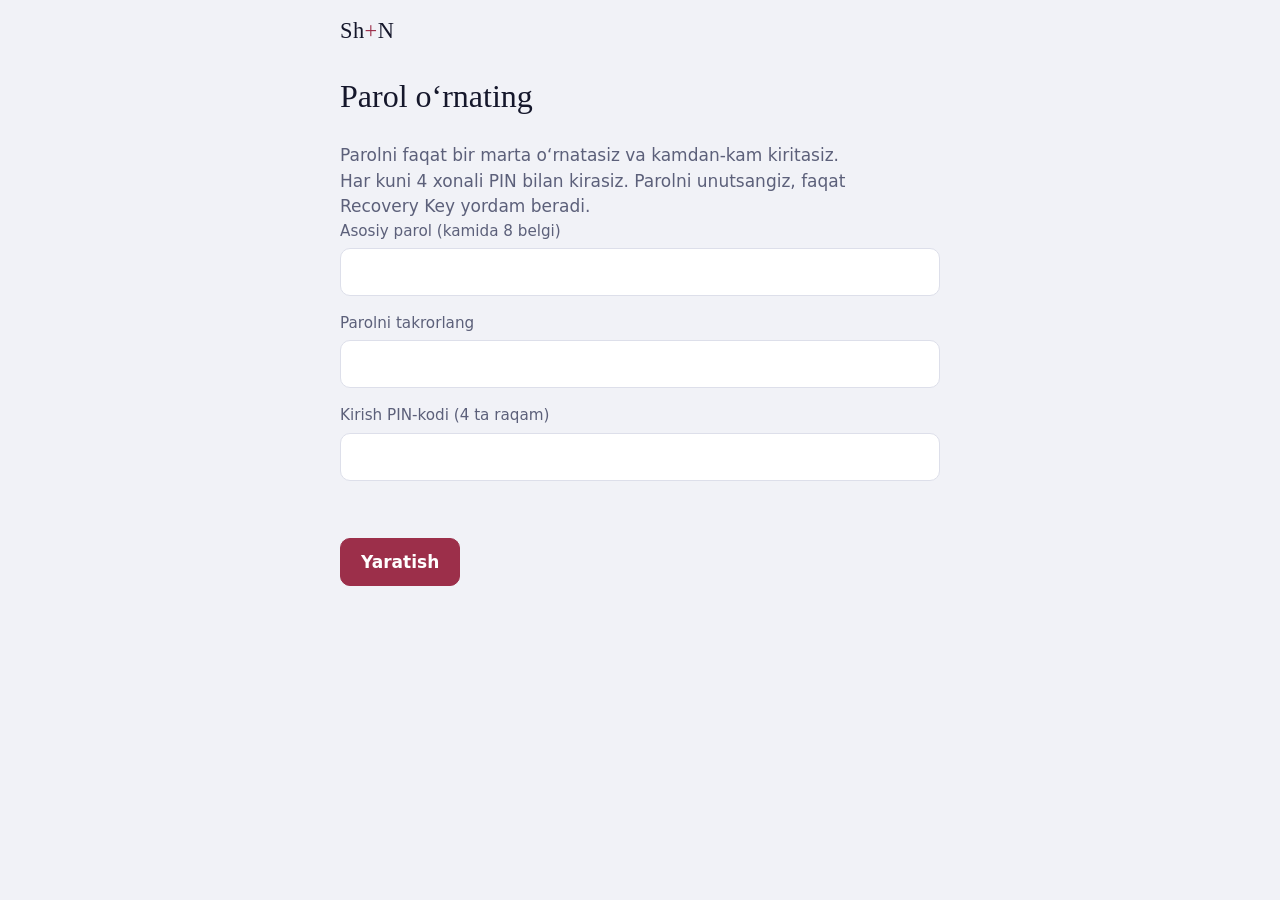
<file: index.html>
<!doctype html>
<html lang="uz">
<head>
  <meta charset="utf-8">
  <meta name="viewport" content="width=device-width, initial-scale=1, viewport-fit=cover">
  <title>Sh+N</title>
  <meta http-equiv="Content-Security-Policy" content="default-src 'self'; script-src 'self'; style-src 'self'; img-src 'self' data: blob:; connect-src 'self'; object-src 'none'; base-uri 'none'; form-action 'none'">
  <meta name="description" content="Sh+N — Your Life. Your Memories. Your Secret.">
  <meta name="theme-color" content="#F1F2F7">
  <meta name="color-scheme" content="light dark">
  <meta name="mobile-web-app-capable" content="yes">
  <meta name="apple-mobile-web-app-capable" content="yes">
  <meta name="apple-mobile-web-app-title" content="Sh+N">
  <meta name="apple-mobile-web-app-status-bar-style" content="default">
  <link rel="manifest" href="manifest.webmanifest">
  <link rel="icon" type="image/png" href="icon-192.png">
  <link rel="apple-touch-icon" href="apple-touch-icon.png">
  <link rel="stylesheet" href="styles.css">
  <script src="boot.js"></script>
</head>
<body>
  <div id="app" class="app"></div>
  <noscript><p>Sh+N uchun JavaScript kerak.</p></noscript>
  <script src="i18n.js"></script>
  <script src="db.js"></script>
  <script src="crypto.js"></script>
  <script src="entries.js"></script>
  <script src="app.js"></script>
</body>
</html>
</file>
<file: styles.css>
/* Sh+N design tokens — "ink and wax seal": cool paper / midnight ink, one wax-red accent. */
:root {
  --bg: #F1F2F7;
  --surface: #FFFFFF;
  --ink: #15172B;
  --muted: #5C607A;
  --line: #DDDFEA;
  --accent: #9C2F4A;
  --accent-ink: #FFFFFF;
  --ok: #1F7A55;
  --warn: #9A6212;
  --serif: "Iowan Old Style", "Palatino Linotype", Palatino, "Book Antiqua", Georgia, ui-serif, serif;
  --sans: system-ui, -apple-system, "Segoe UI", Roboto, "Helvetica Neue", Arial, sans-serif;
  color-scheme: light;
}
@media (prefers-color-scheme: dark) {
  :root:not([data-theme="light"]) {
    --bg: #101223; --surface: #181B31; --ink: #ECEDF6; --muted: #A0A4BE; --line: #2A2E4A;
    --accent: #E4748E; --accent-ink: #1A0B10; --ok: #5CC49A; --warn: #E3B25A;
    color-scheme: dark;
  }
}
:root[data-theme="dark"] {
  --bg: #101223; --surface: #181B31; --ink: #ECEDF6; --muted: #A0A4BE; --line: #2A2E4A;
  --accent: #E4748E; --accent-ink: #1A0B10; --ok: #5CC49A; --warn: #E3B25A;
  color-scheme: dark;
}

*, *::before, *::after { box-sizing: border-box; }
html { -webkit-text-size-adjust: 100%; }
body {
  margin: 0; background: var(--bg); color: var(--ink);
  font: 1.0625rem/1.5 var(--sans);
  -webkit-tap-highlight-color: transparent;
}
button { font: inherit; color: inherit; }
:focus-visible { outline: 2px solid var(--accent); outline-offset: 3px; border-radius: 6px; }

.app {
  min-height: 100vh; min-height: 100dvh;
  max-width: 40rem; margin: 0 auto;
  padding: calc(env(safe-area-inset-top, 0px) + 1.25rem) 1.25rem calc(6rem + env(safe-area-inset-bottom, 0px));
}

.brand { font: 500 1.4rem/1 var(--serif); letter-spacing: .02em; margin: 0 0 2.25rem; }
.brand .plus { color: var(--accent); }

.hero { margin-bottom: 2.5rem; }
.greet { margin: 0 0 .75rem; color: var(--muted); }
.slogan {
  margin: 0 0 1rem; font: 500 clamp(2.25rem, 10vw, 3.1rem)/1.06 var(--serif);
  letter-spacing: -.01em; outline: none;
}
.slogan > span { display: block; }
.slogan .last { display: flex; align-items: center; gap: .75rem; }
.seal {
  flex: none; width: 2.4rem; height: 2.4rem; border-radius: 50%;
  background: var(--accent); color: var(--accent-ink);
  display: grid; place-items: center; font: 600 1.5rem/1 var(--sans);
}
.lead { margin: 0; color: var(--muted); max-width: 32rem; }

h2 { font: 500 1.2rem/1.3 var(--serif); margin: 0 0 .5rem; }
.page-title { font: 500 2rem/1.15 var(--serif); margin: 0 0 1.75rem; outline: none; }

.rows { margin: 0; padding: 0; }
.row {
  display: flex; justify-content: space-between; align-items: baseline; gap: 1rem;
  padding: .85rem 0; border-bottom: 1px solid var(--line);
}
.row:first-child { border-top: 1px solid var(--line); }
.row dt { color: var(--muted); }
.row dd { margin: 0; text-align: right; }
.dot { display: inline-block; width: .55rem; height: .55rem; border-radius: 50%; margin-right: .45rem; background: var(--muted); }
.dot.ok { background: var(--ok); }
.dot.warn { background: var(--warn); }

.group { margin-bottom: 2.25rem; }
.choices { display: flex; flex-direction: column; margin: 0; padding: 0; }
.choices.inline { flex-direction: row; gap: .5rem; }
.choice {
  display: flex; align-items: center; justify-content: space-between; gap: 1rem;
  min-height: 3rem; padding: .6rem .25rem; background: none; border: 0;
  border-bottom: 1px solid var(--line); text-align: left; cursor: pointer; width: 100%;
}
.choices .choice:first-child { border-top: 1px solid var(--line); }
.choice[aria-checked="true"] { color: var(--accent); font-weight: 600; }
.choice .check { width: 1.25rem; height: 1.25rem; }
.choices.inline .choice {
  flex: 1; justify-content: center; border: 1px solid var(--line); border-radius: 10px; padding: .6rem .5rem;
}
.choices.inline .choice[aria-checked="true"] { background: var(--accent); border-color: var(--accent); color: var(--accent-ink); }

.btn {
  display: inline-flex; align-items: center; justify-content: center;
  min-height: 3rem; padding: .6rem 1.25rem; border-radius: 10px; cursor: pointer;
  border: 1px solid var(--accent); background: var(--accent); color: var(--accent-ink); font-weight: 600;
}
.btn.quiet { background: none; color: var(--accent); }
.note { margin: .75rem 0 0; color: var(--muted); font-size: .95rem; }
.about { margin: 0; color: var(--muted); }

.banner {
  display: flex; align-items: center; justify-content: space-between; gap: 1rem;
  margin: -.5rem 0 1.5rem; padding: .75rem 1rem;
  background: var(--surface); border: 1px solid var(--accent); border-radius: 12px;
}
.banner .btn { min-height: 2.5rem; padding: .4rem 1rem; }

.nav {
  position: fixed; left: 0; right: 0; bottom: 0; z-index: 5;
  background: var(--surface); border-top: 1px solid var(--line);
  padding-bottom: env(safe-area-inset-bottom, 0px);
}
.nav-inner { display: flex; max-width: 40rem; margin: 0 auto; }
.nav a {
  flex: 1; display: flex; flex-direction: column; align-items: center; justify-content: center; gap: .15rem;
  min-height: 3.5rem; padding: .4rem; color: var(--muted); text-decoration: none; font-size: .8rem;
}
.nav a[aria-current="page"] { color: var(--accent); font-weight: 600; }
.nav svg { width: 1.5rem; height: 1.5rem; }
svg { fill: none; stroke: currentColor; stroke-width: 1.8; stroke-linecap: round; stroke-linejoin: round; }

/* One orchestrated moment: the slogan appears line by line, once, on first load. */
@media (prefers-reduced-motion: no-preference) {
  .intro .slogan span { opacity: 0; transform: translateY(.4rem); animation: rise .6s ease forwards; }
  .intro .slogan span:nth-child(2) { animation-delay: .15s; }
  .intro .slogan span:nth-child(3) { animation-delay: .3s; }
  @keyframes rise { to { opacity: 1; transform: none; } }
}
.group-gap { margin-top: 1rem; }

/* Stage 2: setup / lock / recovery */
.field { margin: 0 0 1rem; }
.field label { display: block; margin-bottom: .35rem; color: var(--muted); font-size: .95rem; }
.input {
  width: 100%; min-height: 3rem; padding: .6rem .85rem; font: inherit; color: var(--ink);
  background: var(--surface); border: 1px solid var(--line); border-radius: 10px;
}
textarea.input { min-height: 7rem; resize: vertical; }
.error { min-height: 1.5em; margin: .25rem 0 1rem; color: var(--accent); font-weight: 600; }
.link {
  display: block; min-height: 3rem; padding: .75rem 0; background: none; border: 0;
  color: var(--accent); font: inherit; text-decoration: underline; cursor: pointer;
}
.words { display: grid; grid-template-columns: 1fr 1fr; gap: 0 1.25rem; list-style: none; padding: 0; margin: 1rem 0 1.5rem; }
.words li { padding: .5rem 0; border-bottom: 1px solid var(--line); font: 500 1.15rem var(--serif); }
.words .n { margin-right: .5rem; color: var(--muted); font: .8rem var(--sans); }
.app main .btn:disabled { opacity: .6; }

/* Stage 3: entries */
.tools { display: flex; flex-direction: column; gap: .75rem; margin: 1.25rem 0 1rem; }
.chips { display: flex; gap: .4rem; flex-wrap: wrap; }
.chip { min-height: 2.75rem; padding: .4rem .8rem; border: 1px solid var(--line); border-radius: 999px; background: none; cursor: pointer; }
.chip[aria-pressed="true"] { background: var(--accent); border-color: var(--accent); color: var(--accent-ink); font-weight: 600; }
.entry { display: block; width: 100%; text-align: left; padding: .9rem .1rem; background: none; border: 0; border-bottom: 1px solid var(--line); cursor: pointer; }
#list > :first-child { border-top: 1px solid var(--line); }
.e-title { display: block; font: 500 1.2rem/1.3 var(--serif); }
.e-meta { display: block; margin-top: .15rem; color: var(--muted); font-size: .85rem; }
.e-snip { display: block; margin-top: .25rem; color: var(--muted); overflow: hidden; text-overflow: ellipsis; white-space: nowrap; }
.trash-row { padding: .9rem 0; border-bottom: 1px solid var(--line); }
.trash-row .actions { display: flex; gap: .5rem; margin-top: .6rem; }
.trash-row .btn { min-height: 2.75rem; padding: .3rem 1rem; }
.e-input { font: 500 1.5rem/1.3 var(--serif); }
.input.e-body { min-height: 45vh; font: 1.1rem/1.6 var(--sans); }
.e-bar { display: flex; gap: .5rem; align-items: center; margin: .5rem 0 1rem; }
.e-bar select { flex: 1; }
.save-state { min-height: 1.5em; margin: .5rem 0; color: var(--muted); font-size: .9rem; }
.top-actions { margin-bottom: 1.25rem; }

/* Stage 4: moods, home, calendar, statistics, 5-tab nav */
:root { --mood1: #B23A3A; --mood2: #B8651A; --mood3: #6E7490; --mood4: #2E7D5B; --mood5: #1B7F8C; }
@media (prefers-color-scheme: dark) { :root:not([data-theme="light"]) { --mood1: #F07A7A; --mood2: #E8A24F; --mood3: #9AA0BD; --mood4: #5CC49A; --mood5: #55C6D6; } }
:root[data-theme="dark"] { --mood1: #F07A7A; --mood2: #E8A24F; --mood3: #9AA0BD; --mood4: #5CC49A; --mood5: #55C6D6; }
.m1 { --mc: var(--mood1); } .m2 { --mc: var(--mood2); } .m3 { --mc: var(--mood3); } .m4 { --mc: var(--mood4); } .m5 { --mc: var(--mood5); }
.nav a { font-size: .7rem; line-height: 1.1; text-align: center; min-width: 0; }
.nav svg { width: 1.4rem; height: 1.4rem; }
.home-top { display: flex; justify-content: space-between; align-items: center; margin-bottom: 1.25rem; }
.home-top .brand { margin: 0; }
.icon-btn { display: grid; place-items: center; min-width: 3rem; min-height: 3rem; background: none; border: 1px solid var(--line); border-radius: 10px; color: var(--ink); cursor: pointer; }
.icon-btn svg { width: 1.4rem; height: 1.4rem; }
.home-q { margin: 0 0 1rem; font: 500 1.9rem/1.15 var(--serif); outline: none; }
.moods { display: grid; grid-template-columns: repeat(5, minmax(0, 1fr)); gap: .4rem; margin: 0 0 1.25rem; }
.mood { display: flex; flex-direction: column; align-items: center; gap: .2rem; min-height: 4.25rem; padding: .45rem .1rem; background: none; border: 1px solid var(--line); border-radius: 12px; cursor: pointer; color: var(--ink); }
.mood span { font-size: .68rem; line-height: 1.1; text-align: center; }
.mood .face { width: 1.75rem; height: 1.75rem; color: var(--mc); }
.mood[aria-pressed="true"] { border: 2px solid var(--mc); background: color-mix(in srgb, var(--mc) 16%, transparent); font-weight: 600; }
.chip-line { margin: 0 0 1.5rem; color: var(--muted); }
.tagline { margin: 2.25rem 0 0; color: var(--muted); font: italic 1rem var(--serif); }
.cal-head { display: flex; align-items: center; justify-content: space-between; margin-bottom: 1rem; }
.cal-title { margin: 0; font: 500 1.5rem/1.2 var(--serif); outline: none; }
.cal-grid { display: grid; grid-template-columns: repeat(7, minmax(0, 1fr)); gap: .25rem; }
.cal-wd { margin-bottom: .25rem; text-align: center; color: var(--muted); font-size: .8rem; }
.cal-day { position: relative; display: flex; flex-direction: column; align-items: center; justify-content: flex-start; min-height: 3.25rem; padding: .45rem 0 0; background: none; border: 1px solid transparent; border-radius: 10px; color: var(--ink); cursor: pointer; }
.cal-day.today { border-color: var(--line); font-weight: 600; }
.cal-day[aria-pressed="true"] { background: var(--accent); color: var(--accent-ink); font-weight: 600; }
.cal-dot { position: absolute; bottom: .55rem; width: .5rem; height: .5rem; border-radius: 50%; background: var(--mc); }
.cal-day[aria-pressed="true"] .cal-dot { box-shadow: 0 0 0 1.5px var(--accent-ink); }
.cal-bar { position: absolute; bottom: .25rem; width: .9rem; height: 2px; border-radius: 1px; background: currentColor; opacity: .55; }
.day-panel { margin-top: 1.5rem; }
.day-panel h2 { outline: none; }
.tiles { display: grid; grid-template-columns: repeat(2, minmax(0, 1fr)); gap: .75rem; margin-bottom: 2rem; }
.tile { background: var(--surface); border: 1px solid var(--line); border-radius: 12px; padding: .9rem 1rem; }
.tile b { display: block; font: 500 2rem/1.1 var(--serif); }
.tile span { color: var(--muted); font-size: .9rem; }
.wk { display: grid; grid-template-columns: repeat(7, minmax(0, 1fr)); gap: .4rem; }
.wk-col { display: flex; flex-direction: column; align-items: center; gap: .3rem; }
.wk-track { display: flex; align-items: flex-end; width: 100%; height: 6rem; }
.wk-bar { width: 100%; border-radius: 6px 6px 0 0; background: var(--mc); }
.wk-bar.h1 { height: 20%; } .wk-bar.h2 { height: 40%; } .wk-bar.h3 { height: 60%; } .wk-bar.h4 { height: 80%; } .wk-bar.h5 { height: 100%; }
.wk-bar.empty { height: 3px; background: var(--line); }
.wk-day { color: var(--muted); font-size: .75rem; }
.dist-row { display: grid; grid-template-columns: 7.5rem 1fr 1.5rem; align-items: center; gap: .6rem; padding: .35rem 0; }
.dist-l { display: flex; align-items: center; gap: .4rem; font-size: .9rem; }
.dist-l .face { width: 1.3rem; height: 1.3rem; color: var(--mc); flex: none; }
.dist-t { height: .6rem; border-radius: 3px; background: var(--line); overflow: hidden; display: block; }
.dist-b { display: block; height: 100%; background: var(--mc); }
.dist-n { text-align: right; color: var(--muted); font-size: .9rem; }
</file>
